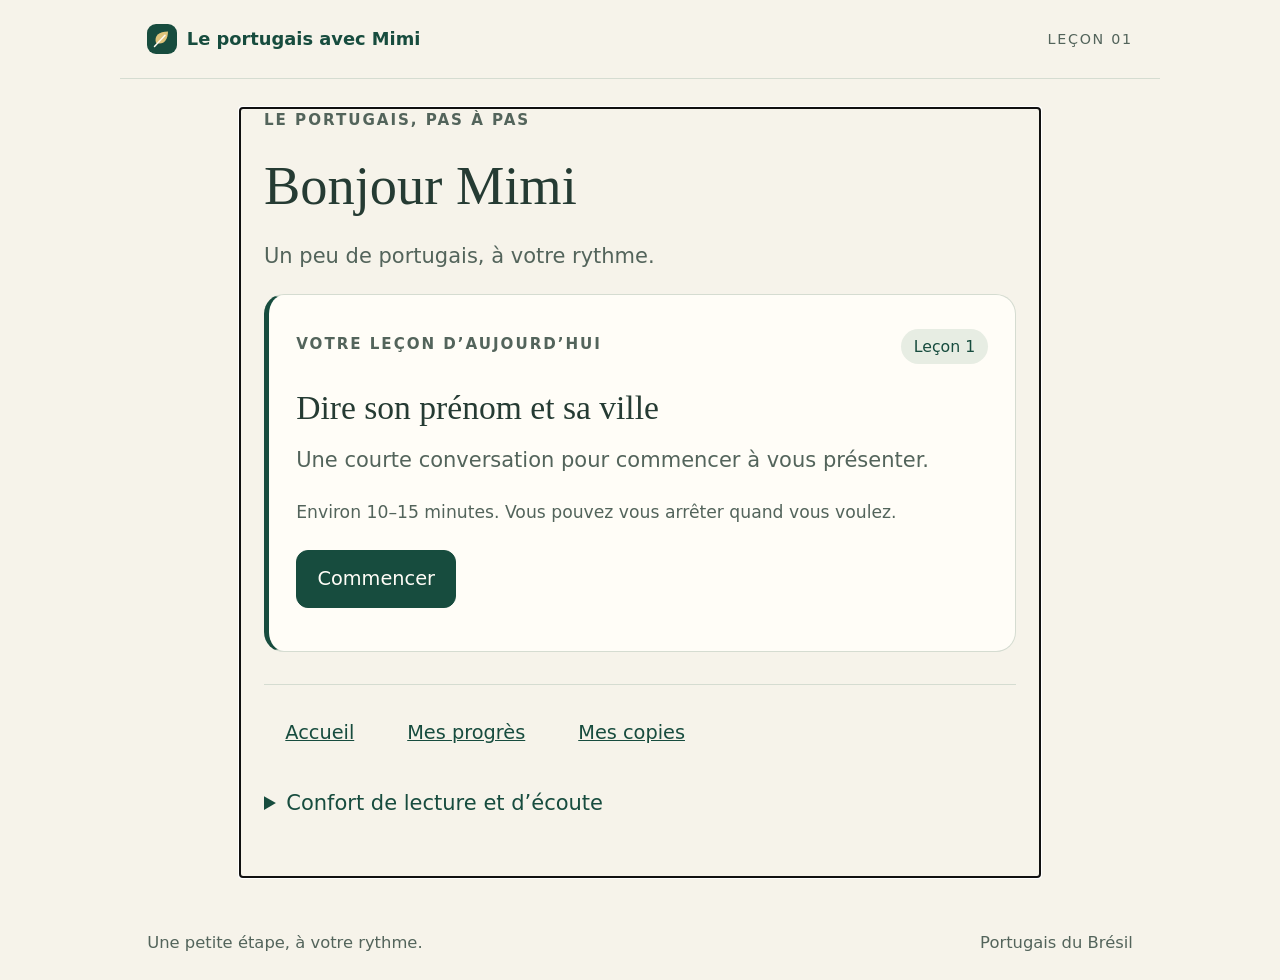
<file: index.html>
<!doctype html><html lang="fr"><head><meta charset="utf-8"><meta name="viewport" content="width=device-width,initial-scale=1"><meta name="description" content="Une petite leçon de portugais, à votre rythme."><title>Le portugais avec Mimi</title><link rel="icon" href="assets/leaf.svg" type="image/svg+xml"><link rel="stylesheet" href="css/style.css"></head><body><a class="skip" href="#main">Aller à la leçon</a><header><a class="brand" href="index.html"><img src="assets/leaf.svg" alt="" width="30" height="30">Le portugais avec Mimi</a><span class="edition">Leçon 01</span></header><div id="storage-alert" role="alert"></div><main id="main" tabindex="-1"><p>Préparation de la leçon…</p></main><footer><span>Une petite étape, à votre rythme.</span><span>Portugais du Brésil</span></footer><script type="module" src="js/app.mjs"></script></body></html>
</file>
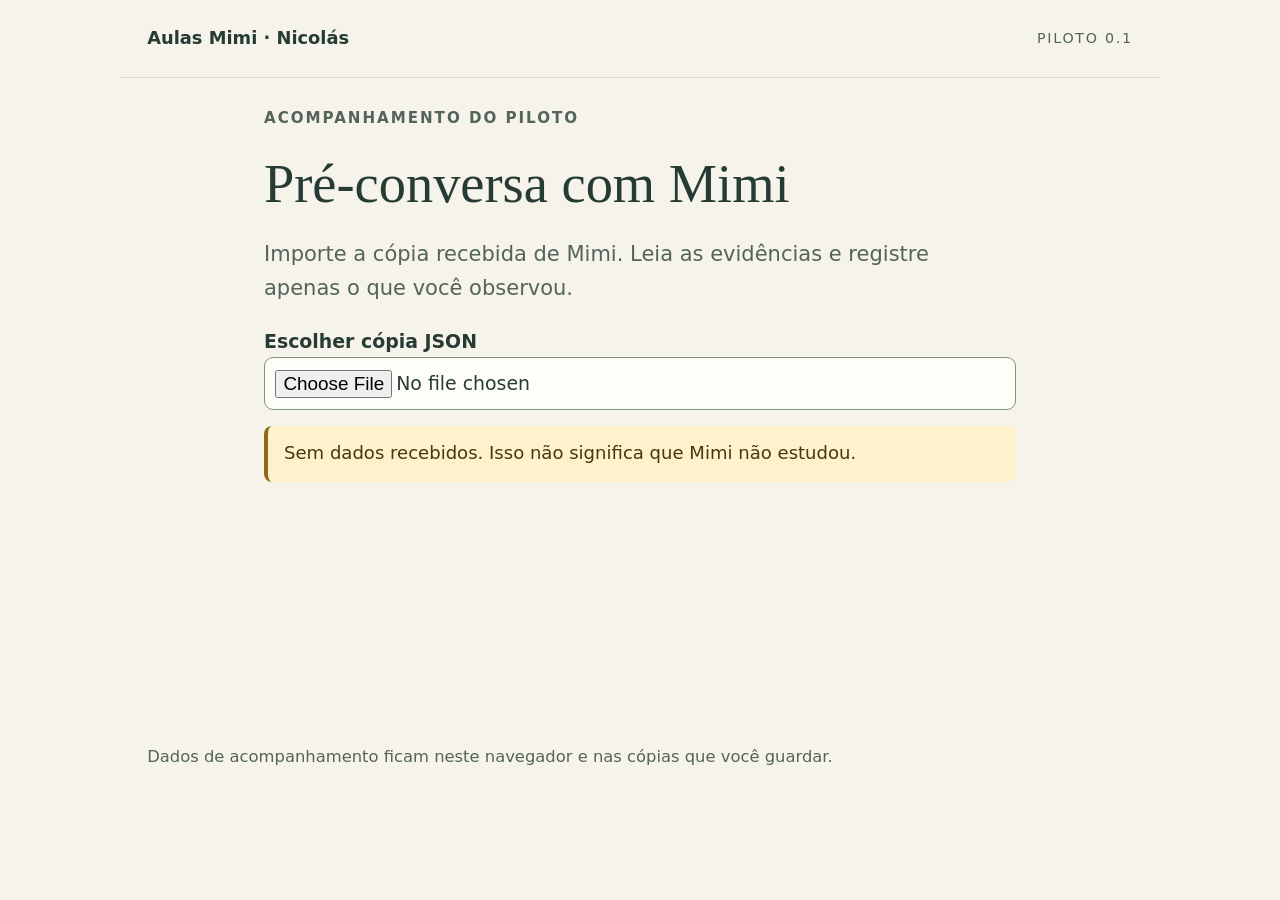
<file: teacher.html>
<!doctype html><html lang="pt-BR"><head><meta charset="utf-8"><meta name="viewport" content="width=device-width,initial-scale=1"><title>Acompanhamento · Aulas Mimi</title><link rel="stylesheet" href="css/style.css"></head><body><header><span class="brand">Aulas Mimi · Nicolás</span><span class="edition">Piloto 0.1</span></header><div id="storage-alert" role="alert"></div><main id="main" tabindex="-1"><p>Carregando…</p></main><footer>Dados de acompanhamento ficam neste navegador e nas cópias que você guardar.</footer><script type="module" src="js/teacher.mjs"></script></body></html>
</file>
<file: css/style.css>
:root{color-scheme:light;--bg:#f6f3ea;--paper:#fffdf7;--ink:#253b33;--green:#174c3e;--muted:#53645b;--line:#d5dcd1;--soft:#e7ede3;--gold:#d9bd73;--font-scale:1}*{box-sizing:border-box}body{margin:0;background:var(--bg);color:var(--ink);font:calc(21px * var(--font-scale))/1.6 system-ui,-apple-system,BlinkMacSystemFont,"Segoe UI",sans-serif}header,footer{max-width:1040px;margin:auto;display:flex;align-items:center;justify-content:space-between;gap:1rem;padding:1.5rem 1.7rem}header{border-bottom:1px solid var(--line)}footer{font-size:.78em;color:var(--muted);flex-wrap:wrap}a{color:var(--green);text-underline-offset:.2em}.brand{display:flex;align-items:center;gap:.6rem;font-size:.85em;font-weight:650;text-decoration:none}.edition{font-size:.68em;letter-spacing:.12em;text-transform:uppercase;color:var(--muted)}main{max-width:800px;min-height:65vh;margin:1.8rem auto;padding:0 1.5rem 2rem}h1,h2{font-family:Georgia,"Times New Roman",serif;line-height:1.18;font-weight:500}h1{font-size:clamp(2.1rem,6vw,3.4rem);margin:.4em 0}h2{font-size:1.6em;margin:.5em 0}h3{font-size:1.05em}p{margin:.6em 0 1em}.eyebrow{font-size:.72em;letter-spacing:.13em;text-transform:uppercase;font-weight:650;color:var(--muted)}.lead{color:var(--muted);max-width:34em}.card,.dialogue,.question{background:var(--paper);border:1px solid var(--line);border-radius:20px;padding:1.5rem;margin:1.3rem 0}.card.hero{border-left:5px solid var(--green);padding:1.7rem}.title-row{display:flex;justify-content:space-between;align-items:center;gap:1rem}.tag{font-size:.75em;background:var(--soft);border-radius:2rem;padding:.3em .8em;color:var(--green);display:inline-block}.actions,.controls{display:flex;flex-wrap:wrap;gap:.65rem;margin:1rem 0}.actions{margin-top:1.5rem}.actions.bottom{border-top:1px solid var(--line);padding-top:1.2rem;margin-top:2rem}button,.button{min-height:52px;border-radius:12px;padding:.65em 1.05em;border:1px solid var(--green);background:var(--green);color:#fffdf7;font:inherit;font-size:.92em;cursor:pointer;text-decoration:none;display:inline-flex;align-items:center;justify-content:center;gap:.45em;white-space:normal;text-align:center}button.secondary,.button.secondary{background:transparent;color:var(--green)}button.quiet{border-color:transparent;background:transparent;color:var(--green);text-decoration:underline}button:disabled{opacity:.6;cursor:default}button[aria-pressed=true]{box-shadow:inset 0 0 0 2px var(--gold)}button:focus-visible,a:focus-visible,input:focus-visible,textarea:focus-visible,select:focus-visible{outline:3px solid #996b12;outline-offset:4px}.skip{position:absolute;left:1rem;top:-100px;background:white;padding:1rem}.skip:focus{top:0;z-index:99}.small{font-size:.82em;color:var(--muted)}.notice{background:#fff1cc;border-left:4px solid #8d6918;padding:.85rem 1rem;border-radius:8px;font-size:.86em;margin:1rem 0;color:#49370e}.error{background:#fff0ea;border-left-color:#a33e22;color:#7a2b1a}.success{background:var(--soft);border-left-color:var(--green);color:var(--green)}#storage-alert:empty{display:none}#storage-alert{max-width:800px;margin:1rem auto;padding:0 1.5rem}.line{padding:.8rem 0;border-bottom:1px solid var(--line)}.line:last-child{border-bottom:0}.speaker{display:block;font-size:.68em;font-weight:700;letter-spacing:.08em;text-transform:uppercase;color:var(--muted)}.pt{font-size:1.15em}.translation{font-size:.9em;color:var(--muted);margin-top:.3rem}.choices{display:grid;gap:.7rem;margin:1rem 0}.choice{text-align:left;justify-content:flex-start;background:var(--paper);color:var(--green);width:100%}.choice[aria-pressed=true]{background:var(--soft)}.audio-box{background:var(--soft);border-radius:14px;padding:1rem;margin:1rem 0}.audio-box .controls{margin:.4rem 0}.audio-box p{margin:.2rem 0}.audio-status{font-size:.78em;color:var(--muted);min-height:1.5em}.help-content{border-left:3px solid var(--gold);padding:.7rem 1rem;margin:.6rem 0}.form-grid{display:grid;gap:1rem}label{display:block;font-size:.9em;font-weight:600;margin-top:.6rem}input,select,textarea{font:inherit;font-size:.9em;padding:.65rem;border:1px solid #7f9187;border-radius:9px;width:100%;background:var(--paper);color:var(--ink);min-height:52px}textarea{min-height:120px;resize:vertical}table{width:100%;border-collapse:collapse;font-size:.82em}th,td{text-align:left;padding:.7rem .4rem;border-bottom:1px solid var(--line);vertical-align:top;overflow-wrap:anywhere}th{color:var(--muted)}.table-wrap{overflow:auto}.progress-track{height:8px;background:var(--line);border-radius:20px;margin:1rem 0}.progress-track span{display:block;height:100%;width:0;background:var(--green);border-radius:20px}details{margin:1rem 0}summary{min-height:48px;cursor:pointer;color:var(--green);padding:.4em 0}.note{white-space:pre-wrap;overflow-wrap:anywhere}.import-preview{border:2px solid var(--green)}.row{display:flex;gap:.5rem;flex-wrap:wrap}.row>*{flex:1;min-width:160px}@media(max-width:540px){body{font-size:calc(20px * var(--font-scale))}header,footer{padding:1rem}.brand{font-size:.78em}.edition{font-size:.58em}main{padding:0 1rem 1.3rem;margin:1.1rem auto}.card,.dialogue,.question{padding:1.1rem;border-radius:15px}.card.hero{padding:1.2rem}.actions>button.primary{width:100%}.controls button{flex:1 1 auto}.row>*{min-width:100%}footer{font-size:.7em}}@media(prefers-reduced-motion:reduce){*{scroll-behavior:auto!important}}@media print{header,footer,button,input[type=file],.actions{display:none}main{max-width:none}body{background:white;font-size:14px}.card{break-inside:avoid}}
</file>
